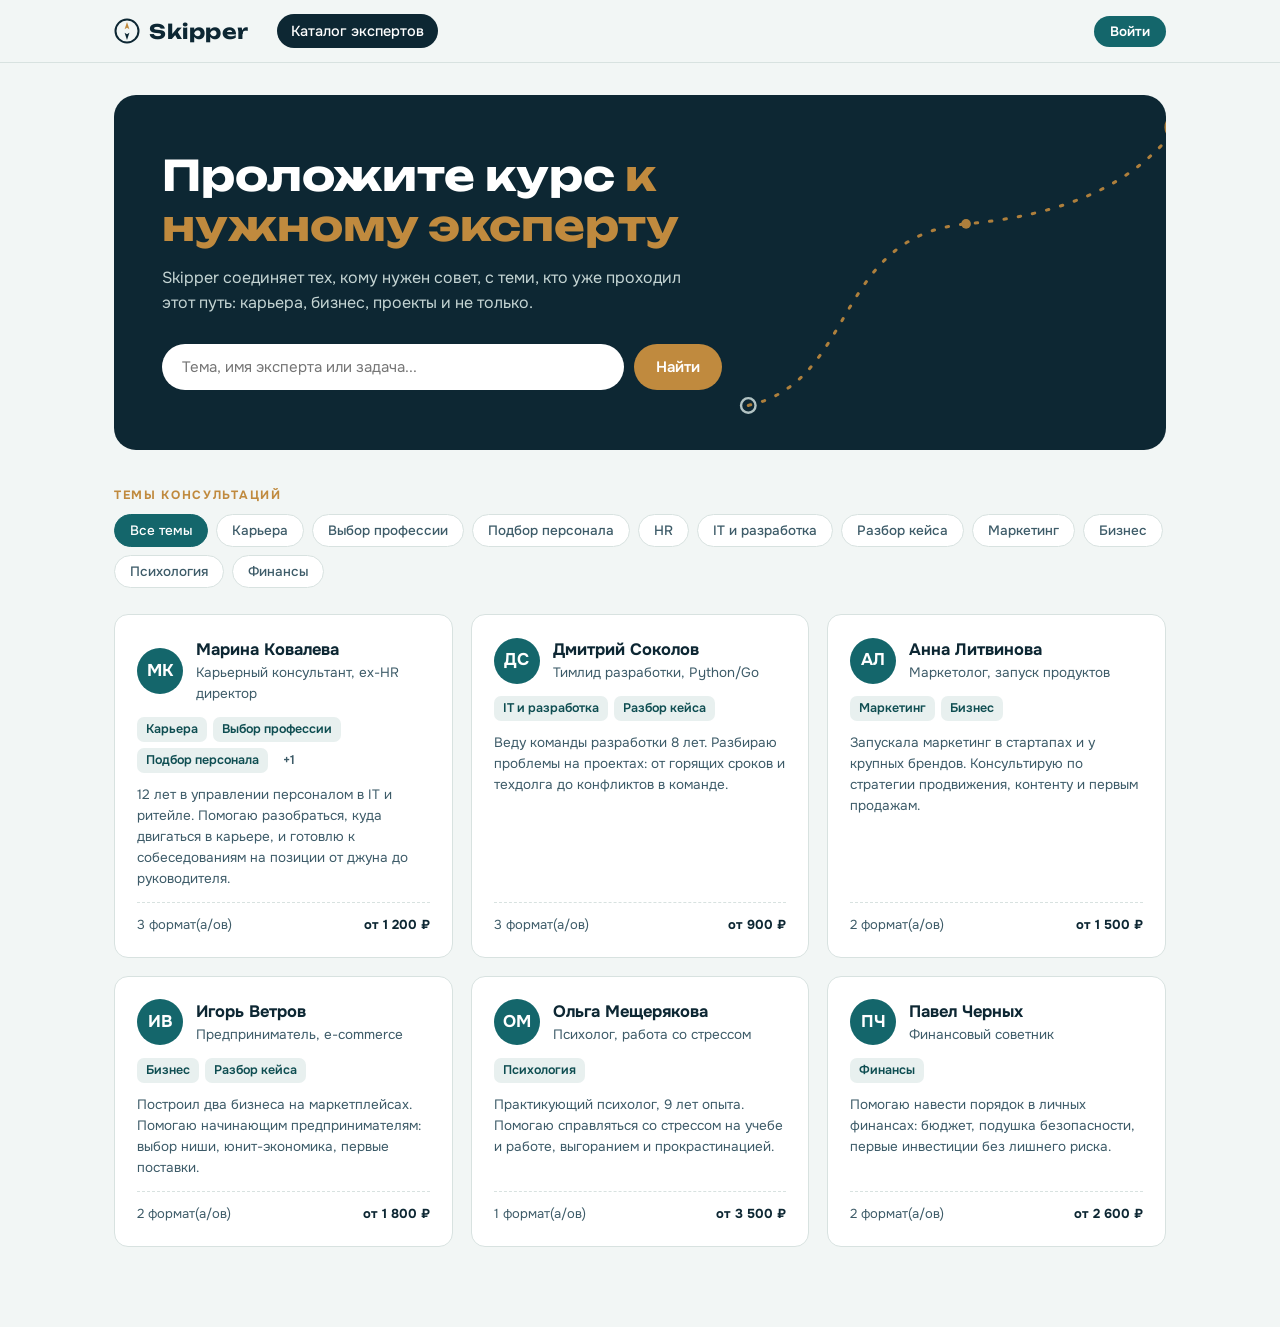
<file: skipper/index.html>
<!DOCTYPE html>
<html lang="ru">
<head>
<meta charset="UTF-8">
<meta name="viewport" content="width=device-width, initial-scale=1.0">
<title>Skipperи</title>

<link rel="preconnect" href="https://fonts.googleapis.com">
<link href="https://fonts.googleapis.com/css2?family=Unbounded:wght@400;600;700&family=Onest:wght@400;500;600;700&display=swap" rel="stylesheet">
<link rel="stylesheet" href="css/styles.css">
</head>
<body>


<header>
  <div class="header-in">
    <div class="logo" onclick="go('catalog')">
      <svg width="26" height="26" viewBox="0 0 26 26" fill="none">
        <circle cx="13" cy="13" r="11.5" stroke="#0d2733" stroke-width="2"/>
        <path d="M13 4 L15.4 11.2 L13 9.8 L10.6 11.2 Z" fill="#c08a3e"/>
        <path d="M13 22 L10.6 14.8 L13 16.2 L15.4 14.8 Z" fill="#0d2733"/>
      </svg>
      Skipper
    </div>
    <nav id="nav"></nav>
    <div id="userbox"></div>
  </div>
</header>

<main id="app"></main>

<script src="js/data.js"></script>
<script src="js/utils.js"></script>
<script src="js/catalog.js"></script>
<script src="js/expertProfile.js"></script>
<script src="js/myRequests.js"></script>
<script src="js/cabinet.js"></script>
<script src="js/auth.js"></script>
<script src="js/app.js"></script>
</body>
</html>
</file>
<file: skipper/css/styles.css>
:root{
  --ink:#0d2733;          
  --ink-soft:#3d5b68;     
  --paper:#f2f6f5;        
  --card:#ffffff;         
  --teal:#14666b;         
  --teal-dark:#0e4d51;
  --brass:#c08a3e;        
  --line:#d8e2e0;         
  --ok:#2e7d4f;
  --warn:#b3641c;
  --danger:#a63d3d;
  --r:14px;               
  --font-display:'Unbounded', system-ui, sans-serif;
  --font-body:'Onest', system-ui, -apple-system, sans-serif;
}
*{box-sizing:border-box;margin:0;padding:0}
html{scroll-behavior:smooth}
body{
  font-family:var(--font-body);
  background:var(--paper);
  color:var(--ink);
  line-height:1.55;
  min-height:100vh;
}
button{font-family:inherit;cursor:pointer}
input,textarea,select{font-family:inherit;font-size:15px}

header{
  position:sticky;top:0;z-index:50;
  background:rgba(242,246,245,.92);
  backdrop-filter:blur(8px);
  border-bottom:1px solid var(--line);
}
.header-in{
  max-width:1100px;margin:0 auto;padding:14px 24px;
  display:flex;align-items:center;gap:28px;
}
.logo{
  font-family:var(--font-display);
  font-weight:700;font-size:20px;letter-spacing:.5px;
  color:var(--ink);cursor:pointer;display:flex;align-items:center;gap:9px;
  user-select:none;
}
.logo svg{display:block}
nav{display:flex;gap:4px;flex:1}
.nav-btn{
  background:none;border:none;padding:8px 14px;border-radius:999px;
  font-size:14.5px;font-weight:500;color:var(--ink-soft);
  transition:.15s;
}
.nav-btn:hover{background:#e4ecea;color:var(--ink)}
.nav-btn.active{background:var(--ink);color:#fff}
.nav-btn .dot{
  display:inline-block;min-width:18px;height:18px;padding:0 4px;
  border-radius:9px;background:var(--brass);color:#fff;
  font-size:11px;font-weight:700;line-height:18px;text-align:center;
  margin-left:6px;vertical-align:1px;
}
.user-chip{display:flex;align-items:center;gap:10px;font-size:14px;font-weight:500}
.avatar{
  width:32px;height:32px;border-radius:50%;
  background:var(--teal);color:#fff;font-weight:700;font-size:14px;
  display:flex;align-items:center;justify-content:center;flex-shrink:0;
}
.link-btn{background:none;border:none;color:var(--teal);font-size:13.5px;font-weight:600;padding:0}
.link-btn:hover{text-decoration:underline}

/*кнопки*/
.btn{
  border:none;border-radius:999px;padding:11px 22px;
  font-size:15px;font-weight:600;transition:.15s;
}
.btn-primary{background:var(--teal);color:#fff}
.btn-primary:hover{background:var(--teal-dark)}
.btn-ghost{background:transparent;border:1.5px solid var(--line);color:var(--ink)}
.btn-ghost:hover{border-color:var(--ink-soft)}
.btn-brass{background:var(--brass);color:#fff}
.btn-brass:hover{filter:brightness(.93)}
.btn-sm{padding:7px 16px;font-size:13.5px}
.btn:disabled{opacity:.45;cursor:not-allowed}

main{max-width:1100px;margin:0 auto;padding:32px 24px 80px}

/*каталог*/
.hero{
  position:relative;overflow:hidden;
  background:var(--ink);color:#fff;border-radius:22px;
  padding:56px 48px 60px;margin-bottom:36px;
}
.hero h1{
  font-family:var(--font-display);font-weight:700;
  font-size:clamp(26px,4vw,42px);line-height:1.18;max-width:640px;
}
.hero h1 em{font-style:normal;color:var(--brass)}
.hero p{margin-top:16px;max-width:520px;color:#c4d4d3;font-size:16px}
.hero .route{
  position:absolute;right:-30px;top:0;height:100%;width:46%;
  pointer-events:none;opacity:.9;
}
.hero-search{margin-top:28px;display:flex;gap:10px;max-width:560px;position:relative;z-index:2}
.hero-search input{
  flex:1;border:none;border-radius:999px;padding:13px 20px;font-size:15px;outline:none;
}
@media(max-width:760px){
  .hero{padding:36px 26px 40px}
  .hero .route{display:none}
  .hero-search{flex-direction:column}
}

/*фильтры*/
.section-label{
  font-size:12px;font-weight:700;letter-spacing:.14em;text-transform:uppercase;
  color:var(--brass);margin-bottom:10px;
}
h2{font-family:var(--font-display);font-size:22px;font-weight:600;margin-bottom:18px}
.filters{display:flex;flex-wrap:wrap;gap:8px;margin-bottom:26px}
.chip{
  border:1.5px solid var(--line);background:var(--card);border-radius:999px;
  padding:7px 15px;font-size:13.5px;font-weight:500;color:var(--ink-soft);transition:.15s;
}
.chip:hover{border-color:var(--teal)}
.chip.active{background:var(--teal);border-color:var(--teal);color:#fff}

/*карточки экспертов*/
.grid{display:grid;grid-template-columns:repeat(auto-fill,minmax(320px,1fr));gap:18px}
.card{
  background:var(--card);border:1px solid var(--line);border-radius:var(--r);
  padding:22px;display:flex;flex-direction:column;gap:12px;
  transition:.18s;cursor:pointer;
}
.card:hover{transform:translateY(-3px);box-shadow:0 10px 28px rgba(13,39,51,.10);border-color:#bfd0cd}
.card-head{display:flex;gap:13px;align-items:center}
.card-head .avatar{width:46px;height:46px;font-size:17px}
.card-name{font-weight:700;font-size:16.5px}
.card-headline{font-size:13.5px;color:var(--ink-soft)}
.tags{display:flex;flex-wrap:wrap;gap:6px}
.tag{
  background:#e8f0ef;color:var(--teal-dark);border-radius:7px;
  padding:3px 9px;font-size:12.5px;font-weight:600;
}
.tag.more{background:transparent;color:var(--ink-soft)}
.card-exp{font-size:13.5px;color:var(--ink-soft);flex:1}
.card-foot{
  display:flex;justify-content:space-between;align-items:center;
  border-top:1px dashed var(--line);padding-top:12px;font-size:13px;
}
.formats-hint{color:var(--ink-soft)}
.price{font-weight:700;color:var(--ink)}
.empty{
  text-align:center;padding:60px 20px;color:var(--ink-soft);
  background:var(--card);border:1px dashed var(--line);border-radius:var(--r);
}

/*профиль эксперта*/
.back{background:none;border:none;color:var(--ink-soft);font-size:14px;font-weight:500;margin-bottom:20px;padding:0}
.back:hover{color:var(--ink)}
.profile{display:grid;grid-template-columns:1fr 340px;gap:22px;align-items:start}
@media(max-width:860px){.profile{grid-template-columns:1fr}}
.panel{background:var(--card);border:1px solid var(--line);border-radius:var(--r);padding:26px}
.panel + .panel{margin-top:18px}
.profile-head{display:flex;gap:18px;align-items:center;margin-bottom:18px}
.profile-head .avatar{width:64px;height:64px;font-size:24px}
.profile-head h2{margin:0}
.muted{color:var(--ink-soft);font-size:14px}
.spec-block{border:1px solid var(--line);border-radius:12px;padding:18px;margin-top:14px}
.spec-title{font-weight:700;font-size:15.5px;margin-bottom:6px;display:flex;align-items:center;gap:8px}
.spec-title::before{content:"";width:8px;height:8px;border-radius:50%;background:var(--brass);flex-shrink:0}
.format-row{
  display:flex;justify-content:space-between;gap:12px;align-items:center;
  padding:10px 0;border-bottom:1px dashed var(--line);font-size:14px;
}
.format-row:last-child{border-bottom:none}
.side-note{font-size:13px;color:var(--ink-soft);margin-top:12px;line-height:1.5}

/*формы*/
.form{display:flex;flex-direction:column;gap:14px;max-width:520px}
.form.wide{max-width:none}
label{font-size:13.5px;font-weight:600;display:block;margin-bottom:5px}
.input, textarea.input, select.input{
  width:100%;border:1.5px solid var(--line);border-radius:10px;
  padding:10px 14px;background:#fff;outline:none;transition:.15s;
}
.input:focus{border-color:var(--teal)}
textarea.input{resize:vertical;min-height:90px}
.check{display:flex;align-items:flex-start;gap:10px;font-size:14px;cursor:pointer}
.check input{width:17px;height:17px;margin-top:2px;accent-color:var(--teal)}
.form-note{font-size:13px;color:var(--ink-soft)}
.error{color:var(--danger);font-size:13.5px;font-weight:500}

/*окно заявки*/
.overlay{
  position:fixed;inset:0;background:rgba(13,39,51,.5);z-index:100;
  display:flex;align-items:center;justify-content:center;padding:20px;
}
.modal{
  background:var(--card);border-radius:18px;padding:30px;
  max-width:520px;width:100%;max-height:88vh;overflow:auto;
}
.modal h3{font-family:var(--font-display);font-size:18px;font-weight:600;margin-bottom:16px}
.modal-actions{display:flex;gap:10px;justify-content:flex-end;margin-top:22px}

/*заявки на консультации*/
.req{
  background:var(--card);border:1px solid var(--line);border-radius:var(--r);
  padding:20px 22px;margin-bottom:14px;
}
.req-top{display:flex;justify-content:space-between;gap:14px;align-items:flex-start;flex-wrap:wrap}
.req h4{font-size:15.5px}
.status{
  display:inline-block;border-radius:999px;padding:4px 12px;
  font-size:12px;font-weight:700;letter-spacing:.03em;
}
.status.new{background:#fdf1e2;color:var(--warn)}
.status.accepted{background:#e5f2ec;color:var(--ok)}
.status.done{background:#e8eef2;color:var(--ink-soft)}
.req-msg{font-size:14px;color:var(--ink-soft);margin-top:8px}
.contact-box{
  margin-top:12px;background:#f0f7f6;border:1px dashed var(--teal);
  border-radius:10px;padding:12px 16px;font-size:14px;
}
.contact-box b{color:var(--teal-dark)}
.req-actions{display:flex;gap:8px;margin-top:14px;flex-wrap:wrap}

/*кабинет эксперта*/
.tabs{display:flex;gap:6px;margin-bottom:22px;border-bottom:1px solid var(--line)}
.tab{
  background:none;border:none;padding:10px 16px;font-size:14.5px;font-weight:600;
  color:var(--ink-soft);border-bottom:2.5px solid transparent;margin-bottom:-1px;
}
.tab.active{color:var(--ink);border-bottom-color:var(--brass)}
.spec-edit{border:1px solid var(--line);border-radius:12px;padding:18px;margin-bottom:14px;background:#fbfdfc}
.spec-edit-head{display:flex;justify-content:space-between;align-items:center;margin-bottom:12px}

/* уведомление*/
.toast{
  position:fixed;bottom:26px;left:50%;transform:translateX(-50%);
  background:var(--ink);color:#fff;border-radius:999px;padding:12px 24px;
  font-size:14px;font-weight:500;z-index:200;box-shadow:0 8px 24px rgba(0,0,0,.25);
  animation:toast-in .25s ease;
}
@keyframes toast-in{from{opacity:0;transform:translate(-50%,10px)}to{opacity:1;transform:translate(-50%,0)}}
@media (prefers-reduced-motion: reduce){
  *{animation:none!important;transition:none!important}
}
</file>
